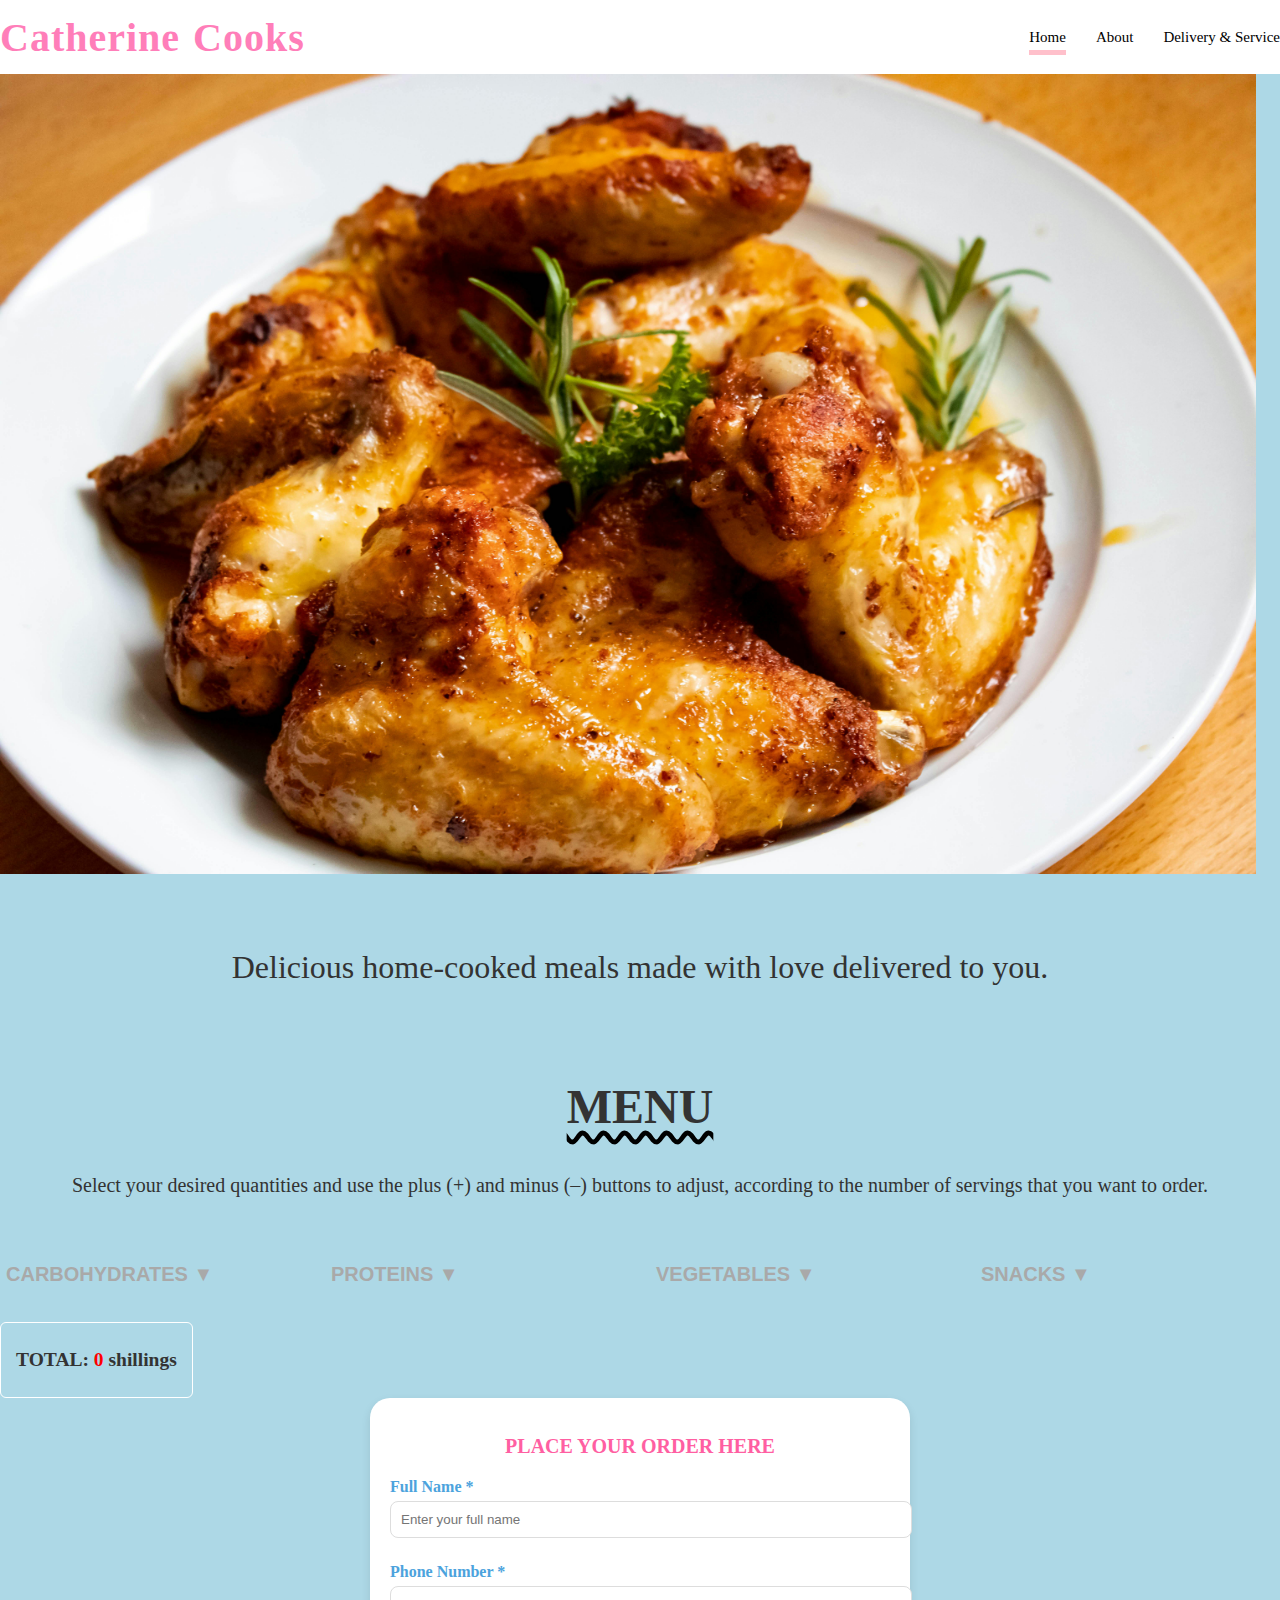
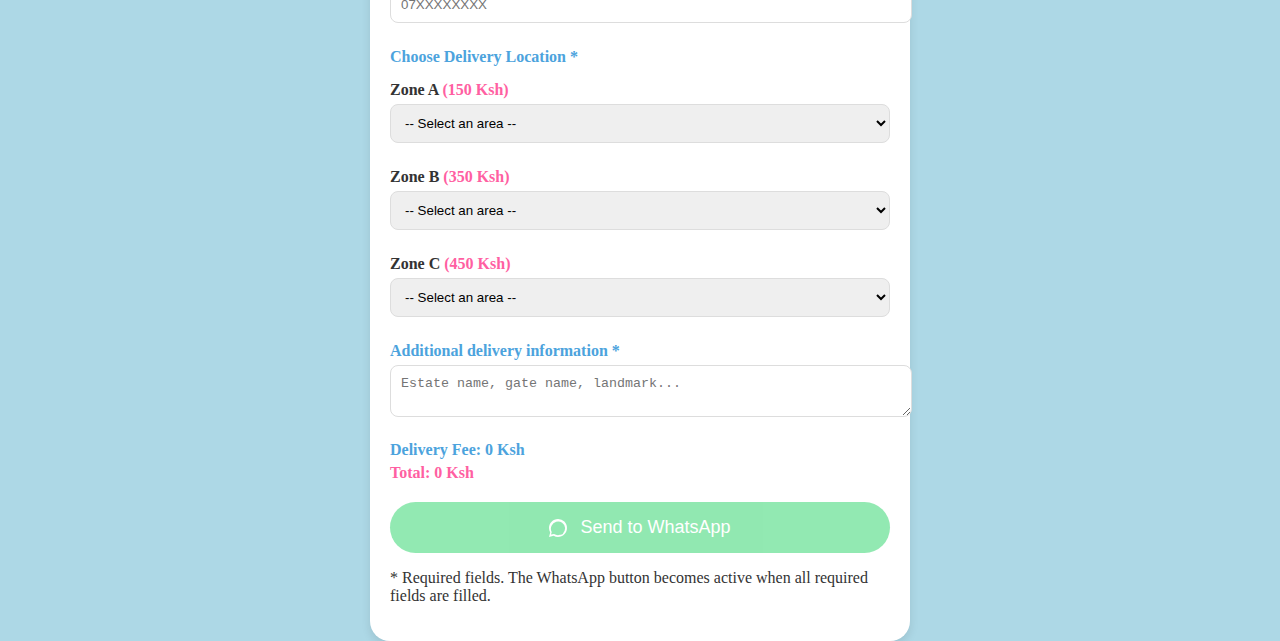
<file: index.html>
<!DOCTYPE html>
<html lang="en">
<head>
    <meta charset="UTF-8">
    <meta name="viewport" content="width=device-width, initial-scale=1.0">
    <title>Catherine Cooks</title>
    <link rel="stylesheet" href="css/style.css?v=20251204_1">

</head>
<body>

<nav class="navbar">
    <div class="logo">Catherine Cooks</div>
    <ul class="nav-links">
        <li><a href="index.html" class="active">Home</a></li>
        <li><a href="about.html">About</a></li>
        <li><a href="service.html">Delivery & Service</a></li>
    </ul>
</nav>


<img src="images/hero.jpg" width="1256" height="800" alt="">

    <!-- Header Section -->
    <header class="homepage-title">

            <p>Delicious home-cooked meals made with love delivered to you.</p>
    </header>

    <!-- Menu Section will go here later -->

<section class="menu-title-section">
    <h2 class="menu-title">MENU</h2>
    <p class="serving-info">
    Select your desired quantities and use the plus (+) and minus (–) buttons to adjust, according to the number of servings that you want to order.
</p>

</section>

<div class="food-grid">

    <div class="food-group">
    <button class="group-toggle">CARBOHYDRATES ▼</button>
    <div class="food-items">

        <!-- RICE -->
        <div class="food-item">
            <div class="food-top">
                <span class="food-name">• RICE</span>
                <button class="add-btn">ADD</button>
            </div>
            <div class="portion-section">
                <button class="portion-btn" data-single-select="false"></button> Medium - 250 Ksh
                <div class="quantity">
                    <span class="minus">[–]</span>
                    <span class="number">1</span>
                    <span class="plus">[+]</span>
                </div>
            </div>
            <div class="portion-section">
                <button class="portion-btn" data-single-select="false" ></button> Large - 350 Ksh
                <div class="quantity">
                    <span class="minus">[–]</span>
                    <span class="number">1</span>
                    <span class="plus">[+]</span>
                </div>
            </div>
        </div>

        <!-- BIRYANI -->
        <div class="food-item">
            <div class="food-top">
                <span class="food-name">• BIRYANI</span>
                <button class="add-btn">ADD</button>
            </div>
            <div class="portion-section">
                <button class="portion-btn" data-single-select="false"></button> Medium - 280 Ksh
                <div class="quantity">
                    <span class="minus">[–]</span>
                    <span class="number">1</span>
                    <span class="plus">[+]</span>
                </div>
            </div>
            <div class="portion-section">
                <button class="portion-btn" data-single-select="false"></button> Large - 380 Ksh
                <div class="quantity">
                    <span class="minus">[–]</span>
                    <span class="number">1</span>
                    <span class="plus">[+]</span>
                </div>
            </div>
        </div>

        <!-- PILAU -->
        <div class="food-item">
            <div class="food-top">
                <span class="food-name">• PILAU</span>
                <button class="add-btn">ADD</button>
            </div>
            <div class="portion-section">
                <button class="portion-btn" data-single-select="false"></button> Medium - 310 Ksh
                <div class="quantity">
                    <span class="minus">[–]</span>
                    <span class="number">1</span>
                    <span class="plus">[+]</span>
                </div>
            </div>
            <div class="portion-section">
                <button class="portion-btn" data-single-select="false"></button> Large - 400 Ksh
                <div class="quantity">
                    <span class="minus">[–]</span>
                    <span class="number">1</span>
                    <span class="plus">[+]</span>
                </div>
            </div>
        </div>

        <!-- UGALI -->
        <div class="food-item">
            <div class="food-top">
                <span class="food-name">• UGALI</span>
                <button class="add-btn">ADD</button>
            </div>
            <div class="portion-section">
                <button class="portion-btn" data-single-select="false"></button> Medium - 150 Ksh
                <div class="quantity">
                    <span class="minus">[–]</span>
                    <span class="number">1</span>
                    <span class="plus">[+]</span>
                </div>
            </div>
            <div class="portion-section">
                <button class="portion-btn" data-single-select="false"></button> Large - 200 Ksh
                <div class="quantity">
                    <span class="minus">[–]</span>
                    <span class="number">1</span>
                    <span class="plus">[+]</span>
                </div>
            </div>
        </div>

        <!-- MATOKE -->
        <div class="food-item">
            <div class="food-top">
                <span class="food-name">• MATOKE</span>
                <button class="add-btn">ADD</button>
            </div>
            <div class="portion-section">
                <button class="portion-btn" data-single-select="false"></button> Medium - 200 Ksh
                <div class="quantity">
                    <span class="minus">[–]</span>
                    <span class="number">1</span>
                    <span class="plus">[+]</span>
                </div>
            </div>
            <div class="portion-section">
                <button class="portion-btn" data-single-select="false"></button> Large - 300 Ksh
                <div class="quantity">
                    <span class="minus">[–]</span>
                    <span class="number">1</span>
                    <span class="plus">[+]</span>
                </div>
            </div>
        </div>

        <!-- GITHERI -->
        <div class="food-item">
            <div class="food-top">
                <span class="food-name">• GITHERI</span>
                <button class="add-btn">ADD</button>
            </div>
            <div class="portion-section">
                <button class="portion-btn" data-single-select="false"></button> Medium - 200 Ksh
                <div class="quantity">
                    <span class="minus">[–]</span>
                    <span class="number">1</span>
                    <span class="plus">[+]</span>
                </div>
            </div>
            <div class="portion-section">
                <button class="portion-btn" data-single-select="false"></button> Large - 300 Ksh
                <div class="quantity">
                    <span class="minus">[–]</span>
                    <span class="number">1</span>
                    <span class="plus">[+]</span>
                </div>
            </div>
        </div>

        <!-- MUTHOKOI -->
        <div class="food-item">
            <div class="food-top">
                <span class="food-name">• MUTHOKOI</span>
                <button class="add-btn">ADD</button>
            </div>
            <div class="portion-section">
                <button class="portion-btn" data-single-select="false"></button> Medium - 210 Ksh
                <div class="quantity">
                    <span class="minus">[–]</span>
                    <span class="number">1</span>
                    <span class="plus">[+]</span>
                </div>
            </div>
            <div class="portion-section">
                <button class="portion-btn" data-single-select="false"></button> Large - 330 Ksh
                <div class="quantity">
                    <span class="minus">[–]</span>
                    <span class="number">1</span>
                    <span class="plus">[+]</span>
                </div>
            </div>
        </div>

    </div> <!-- END food-items -->
</div> <!-- END food-group -->



    <div class="food-group">
  <button class="group-toggle">PROTEINS ▼</button>
  <div class="food-items">

    <!-- Ndengu -->
    <div class="food-item">
      <div class="food-top">
        <span class="food-name">• NDENGU</span>
        <button class="add-btn">ADD</button>
      </div>
      <div class="portion-section">
        <button class="portion-btn" data-single-select="false"></button> Medium - 180 Ksh
        <div class="quantity">
          <span class="minus">[-]</span>
          <span class="number">1</span>
          <span class="plus">[+]</span>
        </div>
      </div>
      <div class="portion-section">
        <button class="portion-btn" data-single-select="false"></button> Large - 270 Ksh
        <div class="quantity">
          <span class="minus">[-]</span>
          <span class="number">1</span>
          <span class="plus">[+]</span>
        </div>
      </div>
    </div>

    <!-- Kamande -->
    <div class="food-item">
      <div class="food-top">
        <span class="food-name">• KAMANDE</span>
        <button class="add-btn">ADD</button>
      </div>
      <div class="portion-section">
        <button class="portion-btn" data-single-select="false"></button> Medium - 200 Ksh
        <div class="quantity">
          <span class="minus">[-]</span>
          <span class="number">1</span>
          <span class="plus">[+]</span>
        </div>
      </div>
      <div class="portion-section">
        <button class="portion-btn" data-single-select="false"></button> Large - 280 Ksh
        <div class="quantity">
          <span class="minus">[-]</span>
          <span class="number">1</span>
          <span class="plus">[+]</span>
        </div>
      </div>
    </div>

    <!-- Beef Stew -->
    <div class="food-item">
      <div class="food-top">
        <span class="food-name">• BEEF STEW</span>
        <button class="add-btn">ADD</button>
      </div>
      <div class="portion-section">
        <button class="portion-btn" data-single-select="false"></button> Medium - 200 Ksh
        <div class="quantity">
          <span class="minus">[-]</span>
          <span class="number">1</span>
          <span class="plus">[+]</span>
        </div>
      </div>
      <div class="portion-section">
        <button class="portion-btn" data-single-select="false"></button> Large - 300 Ksh
        <div class="quantity">
          <span class="minus">[-]</span>
          <span class="number">1</span>
          <span class="plus">[+]</span>
        </div>
      </div>
    </div>

    <!-- Cow Liver -->
    <div class="food-item">
      <div class="food-top">
        <span class="food-name">• COW LIVER</span>
        <button class="add-btn">ADD</button>
      </div>
      <div class="portion-section">
        <button class="portion-btn" data-single-select="false"></button> Medium - 260 Ksh
        <div class="quantity">
          <span class="minus">[-]</span>
          <span class="number">1</span>
          <span class="plus">[+]</span>
        </div>
      </div>
      <div class="portion-section">
        <button class="portion-btn" data-single-select="false"></button> Large - 360 Ksh
        <div class="quantity">
          <span class="minus">[-]</span>
          <span class="number">1</span>
          <span class="plus">[+]</span>
        </div>
      </div>
    </div>

    <!-- Peas -->
    <div class="food-item">
      <div class="food-top">
        <span class="food-name">• PEAS</span>
        <button class="add-btn">ADD</button>
      </div>
      <div class="portion-section">
        <button class="portion-btn" data-single-select="false"></button> Medium - 180 Ksh
        <div class="quantity">
          <span class="minus">[-]</span>
          <span class="number">1</span>
          <span class="plus">[+]</span>
        </div>
      </div>
      <div class="portion-section">
        <button class="portion-btn" data-single-select="false"></button> Large - 280 Ksh
        <div class="quantity">
          <span class="minus">[-]</span>
          <span class="number">1</span>
          <span class="plus">[+]</span>
        </div>
      </div>
    </div>

    <!-- Frozen Fish -->

    <div class="food-item">
      <div class="food-top">
        <span class="food-name">• FROZEN FISH</span>
        <button class="add-btn">ADD</button>
      </div>
        <div class="portion-section">
      <div class="portion">
        <button class="portion-btn" data-single-select="true"></button>
          <span>(300g) - 290 Ksh</span>
      </div>
      <div class="portion">
        <button class="portion-btn" data-single-select="true"></button>
          <span>(500g) - 435 Ksh</span>
      </div>
      <div class="portion">
        <button class="portion-btn" data-single-select="true"></button>
          <span>(800g) - 680 Ksh</span>
      </div>

      <div class="quantity">
        <span class="minus">[-]</span>
        <span class="number">1</span>
        <span class="plus">[+]</span>
      </div>
        </div>
    </div>


        <!-- Yellow Beans -->
          <div class="food-item">
      <div class="food-top">
        <span class="food-name">• YELLOW BEANS</span>
        <button class="add-btn">ADD</button>
      </div>
      <div class="portion-section">
        <button class="portion-btn" data-single-select="false"></button> Medium - 200 Ksh
        <div class="quantity">
          <span class="minus">[-]</span>
          <span class="number">1</span>
          <span class="plus">[+]</span>
        </div>
      </div>
      <div class="portion-section">
        <button class="portion-btn" data-single-select="false"></button> Large - 300 Ksh
        <div class="quantity">
          <span class="minus">[-]</span>
          <span class="number">1</span>
          <span class="plus">[+]</span>
        </div>
      </div>
    </div>


              <!-- Njahi -->
          <div class="food-item">
      <div class="food-top">
        <span class="food-name">• NJAHI</span>
        <button class="add-btn">ADD</button>
      </div>
      <div class="portion-section">
        <button class="portion-btn" data-single-select="false"></button> Medium - 160 Ksh
        <div class="quantity">
          <span class="minus">[-]</span>
          <span class="number">1</span>
          <span class="plus">[+]</span>
        </div>
      </div>
      <div class="portion-section">
        <button class="portion-btn" data-single-select="false"></button> Large - 250 Ksh
        <div class="quantity">
          <span class="minus">[-]</span>
          <span class="number">1</span>
          <span class="plus">[+]</span>
        </div>
      </div>
    </div>

              <!-- Omena -->
          <div class="food-item">
      <div class="food-top">
        <span class="food-name">• OMENA</span>
        <button class="add-btn">ADD</button>
      </div>
      <div class="portion-section">
        <button class="portion-btn" data-single-select="false"></button> Medium - 250 Ksh
        <div class="quantity">
          <span class="minus">[-]</span>
          <span class="number">1</span>
          <span class="plus">[+]</span>
        </div>
      </div>
      <div class="portion-section">
        <button class="portion-btn" data-single-select="false"></button> Large - 350 Ksh
        <div class="quantity">
          <span class="minus">[-]</span>
          <span class="number">1</span>
          <span class="plus">[+]</span>
        </div>
      </div>
    </div>

              <!-- Red Beans -->
          <div class="food-item">
      <div class="food-top">
        <span class="food-name">• RED BEANS</span>
        <button class="add-btn">ADD</button>
      </div>
      <div class="portion-section">
        <button class="portion-btn" data-single-select="false"></button> Medium - 230 Ksh
        <div class="quantity">
          <span class="minus">[-]</span>
          <span class="number">1</span>
          <span class="plus">[+]</span>
        </div>
      </div>
      <div class="portion-section">
        <button class="portion-btn" data-single-select="false"></button> Large - 330 Ksh
        <div class="quantity">
          <span class="minus">[-]</span>
          <span class="number">1</span>
          <span class="plus">[+]</span>
        </div>
      </div>
    </div>


  </div>
</div>










    <div class="food-group">
    <button class="group-toggle">VEGETABLES ▼</button>
    <div class="food-items">

                <div class="food-item">
            <div class="food-top">
                <span class="food-name">• SUKUMAWIKI</span>
                <button class="add-btn">ADD</button>
            </div>
                    <div class="portion-section">
                <button class="portion-btn" data-single-select="false"></button> Small - 100 Ksh
                <div class="quantity">
                    <span class="minus">[–]</span>
                    <span class="number">1</span>
                    <span class="plus">[+]</span>
                </div>
            </div>
            <div class="portion-section">
                <button class="portion-btn" data-single-select="false"></button> Medium - 180 Ksh
                <div class="quantity">
                    <span class="minus">[–]</span>
                    <span class="number">1</span>
                    <span class="plus">[+]</span>
                </div>
            </div>
            <div class="portion-section">
                <button class="portion-btn" data-single-select="false"></button> Large - 250 Ksh
                <div class="quantity">
                    <span class="minus">[–]</span>
                    <span class="number">1</span>
                    <span class="plus">[+]</span>
                </div>
            </div>
        </div>


                <div class="food-item">
            <div class="food-top">
                <span class="food-name">• GREEN CABBAGE</span>
                <button class="add-btn">ADD</button>
            </div>
                    <div class="portion-section">
                <button class="portion-btn" data-single-select="false"></button> Small - 90&nbsp; Ksh
                <div class="quantity">
                    <span class="minus">[–]</span>
                    <span class="number">1</span>
                    <span class="plus">[+]</span>
                </div>
            </div>
            <div class="portion-section">
                <button class="portion-btn" data-single-select="false"></button> Medium - 180 Ksh
                <div class="quantity">
                    <span class="minus">[–]</span>
                    <span class="number">1</span>
                    <span class="plus">[+]</span>
                </div>
            </div>
            <div class="portion-section">
                <button class="portion-btn" data-single-select="false"></button> Large - 280 Ksh
                <div class="quantity">
                    <span class="minus">[–]</span>
                    <span class="number">1</span>
                    <span class="plus">[+]</span>
                </div>
            </div>
        </div>


                <div class="food-item">
            <div class="food-top">
                <span class="food-name">• SPINACH</span>
                <button class="add-btn">ADD</button>
            </div>
                    <div class="portion-section">
                <button class="portion-btn" data-single-select="false"></button> Small - 100 Ksh
                <div class="quantity">
                    <span class="minus">[–]</span>
                    <span class="number">1</span>
                    <span class="plus">[+]</span>
                </div>
            </div>
            <div class="portion-section">
                <button class="portion-btn" data-single-select="false"></button> Medium - 190 Ksh
                <div class="quantity">
                    <span class="minus">[–]</span>
                    <span class="number">1</span>
                    <span class="plus">[+]</span>
                </div>
            </div>
            <div class="portion-section">
                <button class="portion-btn" data-single-select="false"></button> Large - 290 Ksh
                <div class="quantity">
                    <span class="minus">[–]</span>
                    <span class="number">1</span>
                    <span class="plus">[+]</span>
                </div>
            </div>
        </div>




                <div class="food-item">
            <div class="food-top">
                <span class="food-name">• MANAGU</span>
                <button class="add-btn">ADD</button>
            </div>
                    <div class="portion-section">
                <button class="portion-btn" data-single-select="false"></button> Small - 200 Ksh
                <div class="quantity">
                    <span class="minus">[–]</span>
                    <span class="number">1</span>
                    <span class="plus">[+]</span>
                </div>
            </div>
            <div class="portion-section">
                <button class="portion-btn" data-single-select="false"></button> Medium - 300 Ksh
                <div class="quantity">
                    <span class="minus">[–]</span>
                    <span class="number">1</span>
                    <span class="plus">[+]</span>
                </div>
            </div>
            <div class="portion-section">
                <button class="portion-btn" data-single-select="false"></button> Large - 380 Ksh
                <div class="quantity">
                    <span class="minus">[–]</span>
                    <span class="number">1</span>
                    <span class="plus">[+]</span>
                </div>
            </div>
        </div>


                <div class="food-item">
            <div class="food-top">
                <span class="food-name">• TERERE</span>
                <button class="add-btn">ADD</button>
            </div>
                    <div class="portion-section">
                <button class="portion-btn" data-single-select="false"></button> Small - 120 Ksh
                <div class="quantity">
                    <span class="minus">[–]</span>
                    <span class="number">1</span>
                    <span class="plus">[+]</span>
                </div>
            </div>
            <div class="portion-section">
                <button class="portion-btn" data-single-select="false"></button> Medium - 210 Ksh
                <div class="quantity">
                    <span class="minus">[–]</span>
                    <span class="number">1</span>
                    <span class="plus">[+]</span>
                </div>
            </div>
            <div class="portion-section">
                <button class="portion-btn" data-single-select="false"></button> Large - 290 Ksh
                <div class="quantity">
                    <span class="minus">[–]</span>
                    <span class="number">1</span>
                    <span class="plus">[+]</span>
                </div>
            </div>
        </div>



    </div>
</div>



    <div class="food-group">
    <button class="group-toggle">SNACKS ▼</button>

    <div class="food-items">

        <!-- instruction (red, bold) -->
        <p style="color: red; font-weight: 700; margin: 10px 0;">
            Use the buttons to add or reduce the number of packets that you want to order.
        </p>

        <!-- MANDAZI -->
        <div class="food-item">
            <div class="food-top">
                <span class="food-name">• MANDAZI</span>
                <button class="add-btn">ADD</button>
            </div>
            <div class="portion-section">
                Pack of 10 pieces - 100 Ksh

            <div class="quantity">
                <span class="minus">[–]</span>
                <span class="number">1</span>
                <span class="plus"> [+]</span>
            </div>
                </div>
        </div>

        <!-- BEEF SAMOSA -->
        <div class="food-item">
            <div class="food-top">
                <span class="food-name">• BEEF SAMOSA</span>
                <button class="add-btn">ADD</button>
            </div>
            <div class="portion-section">
                Pack of 5 pieces - 100 Ksh

            <div class="quantity">
                <span class="minus">[–]</span>
                <span class="number">1</span>
                <span class="plus">[+]</span>
            </div>
                </div>
        </div>

        <!-- NDENGU SAMOSA -->
        <div class="food-item">
            <div class="food-top">
                <span class="food-name">• NDENGU SAMOSA</span>
                <button class="add-btn">ADD</button>
            </div>
            <div class="portion-section">
                Pack of 5 pieces - 50 Ksh

            <div class="quantity">
                <span class="minus">[–]</span>
                <span class="number">1</span>
                <span class="plus">[+]</span>
            </div>
                </div>
        </div>

                <!-- CHAPATI -->
        <div class="food-item">
            <div class="food-top">
                <span class="food-name">• CHAPATI</span>
                <button class="add-btn">ADD</button>
            </div>
            <div class="portion-section">
                Pack of 10 pieces - 300 Ksh

            <div class="quantity">
                <span class="minus">[–]</span>
                <span class="number">1</span>
                <span class="plus">[+]</span>
            </div>
                </div>
        </div>



    </div> <!-- .food-items -->
</div> <!-- .food-group -->





</div> <!-- food-grid -->

<div id="order-total">
    <h2><strong>TOTAL:</strong> <span id="totalAmount">0</span> shillings</h2>
</div>

<!-- ---------- Order Form (paste under your food grid) ---------- -->
<div id="order-form-root">
  <div class="order-form-card">
    <h2 class="form-title" >PLACE YOUR ORDER HERE</h2>

    <label class="form-label">Full Name *</label>
    <input type="text" id="custName" class="form-input" placeholder="Enter your full name" />

    <label class="form-label">Phone Number *</label>
    <input type="tel" id="custPhone" class="form-input" placeholder="07XXXXXXXX" />

    <label class="form-label">Choose Delivery Location *</label>

    <div class="zone-selectors">
      <div class="zone-block">
        <div class="zone-title">Zone A <span class="fee">(150 Ksh)</span></div>
        <select id="zoneA" class="zone-select">
          <option value="">-- Select an area --</option>
        </select>
      </div>

      <div class="zone-block">
        <div class="zone-title">Zone B <span class="fee">(350 Ksh)</span></div>
        <select id="zoneB" class="zone-select">
          <option value="">-- Select an area --</option>
        </select>
      </div>

      <div class="zone-block">
        <div class="zone-title">Zone C <span class="fee">(450 Ksh)</span></div>
        <select id="zoneC" class="zone-select">
          <option value="">-- Select an area --</option>
        </select>
      </div>
    </div>

    <label class="form-label">Additional delivery information *</label>
    <textarea id="extraInfo" class="form-textarea" placeholder="Estate name, gate name, landmark..."></textarea>



    <button id="sendWhatsApp" class="whatsapp-btn" disabled>
      <svg xmlns="http://www.w3.org/2000/svg" width="18" height="18" viewBox="0 0 24 24" style="vertical-align:middle;margin-right:8px"><path fill="#fff" d="M20.52 3.48A11.86 11.86 0 0 0 12 0C5.37 0 .02 5.36.02 12c0 2.11.55 4.18 1.6 6.02L0 24l6.2-1.61A11.86 11.86 0 0 0 12 24c6.63 0 12-5.36 12-12 0-3.2-1.25-6.2-3.48-8.52zM12 21.5c-1.85 0-3.68-.5-5.26-1.44l-.37-.22-3.69.96.98-3.57-.24-.37A9.5 9.5 0 1 1 21.5 12 9.5 9.5 0 0 1 12 21.5z"/><path fill="#25D366" d="M17.2 14.1c-.3-.2-1.8-.9-2.1-1-.3-.1-.5-.2-.7.2s-.8 1-.9 1.2c-.2.3-.4.4-.7.2-1.1-.6-2.3-1.9-3.1-3.3-.2-.3 0-.5.2-.7.2-.2.4-.5.6-.7.2-.2.3-.4.3-.7 0-.3 0-.6-.1-.8-.2-.3-.7-1.7-.9-2.3-.2-.6-.4-.5-.7-.5-.3 0-.7 0-1 0-.3 0-.7.1-1.1.6-.4.5-1.4 1.4-1.4 3.4s1.4 3.9 1.6 4.2c.2.3 2.8 4.6 6.9 6.3 1 .4 1.8.6 2.4.5.7-.1 2.1-.9 2.4-1.8.3-.9.3-1.7.2-1.9-.1-.3-1.2-.7-1.6-.9z"/></svg>
      <span class="wa-text">Send to WhatsApp</span>
    </button>

    <p class="small-note">* Required fields. The WhatsApp button becomes active when all required fields are filled.</p>
  </div>
</div>





    <script src="js/script.js?v=20251204_1"></script>
</body>
</html>
</file>
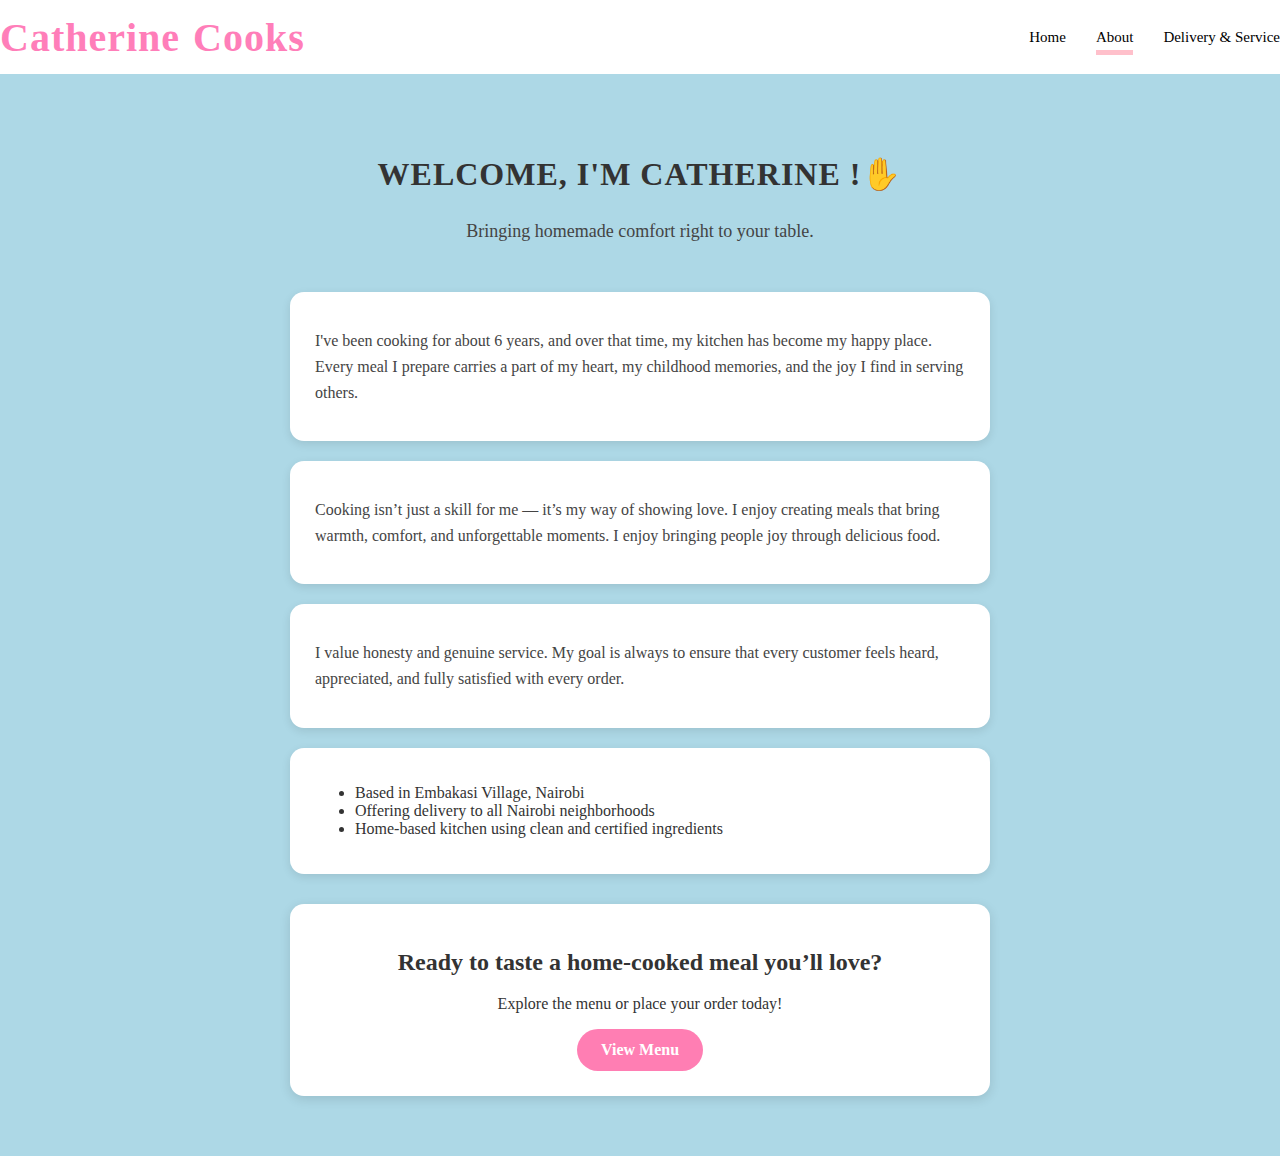
<file: about.html>
<!doctype html>
<html lang="en">
<head>
    <meta charset="UTF-8">
    <meta name="viewport"
          content="width=device-width, user-scalable=no, initial-scale=1.0, maximum-scale=1.0, minimum-scale=1.0">
    <meta http-equiv="X-UA-Compatible" content="ie=edge">
    <title>Catherine Cooks</title>

    <link rel="stylesheet" href="css/style.css">
</head>
<body>

<nav class="navbar">
    <div class="logo">Catherine Cooks</div>
    <ul class="nav-links">
        <li><a href="index.html">Home</a></li>
        <li><a href="about.html" class="active">About</a></li>
        <li><a href="service.html">Delivery & Service</a></li>
    </ul>
</nav>



<section class="about-container">
  <div class="hero">
    <h1 class="hero-title">WELCOME, I'M CATHERINE !✋</h1> <br>
    <p class="hero-sub">Bringing homemade comfort right to your table.</p>
  </div>

  <div class="section story">
    <p>
      I've been cooking for about 6 years, and over that time, my kitchen has become my happy place. Every meal I prepare carries a part of my heart, my childhood memories, and the joy I find in serving others.
    </p>
  </div>

  <div class="section passion">
    <p>
      Cooking isn’t just a skill for me — it’s my way of showing love. I enjoy creating meals that bring warmth, comfort, and unforgettable moments. I enjoy bringing people joy through delicious food.
    </p>
  </div>

  <div class="section values">
    <p>
      I value honesty and genuine service. My goal is always to ensure that every customer feels heard, appreciated, and fully satisfied with every order.
    </p>
  </div>

  <div class="section location">
    <ul>
      <li>Based in Embakasi Village, Nairobi</li>
      <li>Offering delivery to all Nairobi neighborhoods</li>
      <li>Home‑based kitchen using clean and certified ingredients</li>
    </ul>
  </div>

  <div class="cta-box">
    <h2>Ready to taste a home‑cooked meal you’ll love?</h2>
    <p>Explore the menu or place your order today!</p>
    <a class="cta-button" href="index.html">View Menu</a>
  </div>
</section>


</body>
</html>
</file>
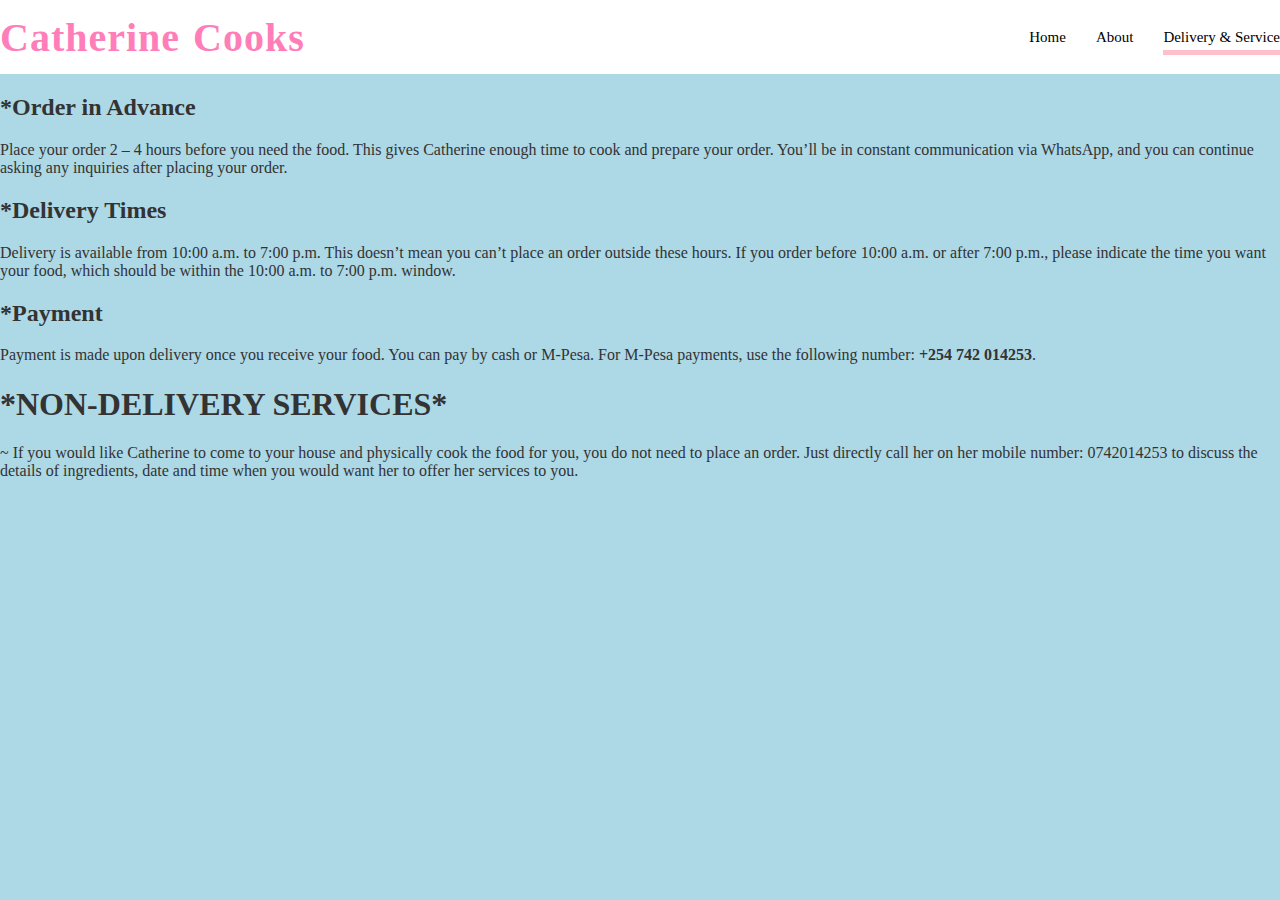
<file: service.html>
<!DOCTYPE html>
<html lang="en">
<head>
    <meta charset="UTF-8">

    <meta name="viewport" content="width=device-width, initial-scale=1.0">
    <title>Catherine Cooks</title>
    <link rel="stylesheet" href="css/style.css">

</head>
<body>
<nav class="navbar">
    <div class="logo">Catherine Cooks</div>
    <ul class="nav-links">
        <li><a href="index.html">Home</a></li>
        <li><a href="about.html">About</a></li>
        <li><a href="service.html" class="active">Delivery & Service</a></li>
    </ul>
</nav>

<!-- Delivery & Service Content -->

<section class="page-section">

    <!-- Instruction 1 -->
    <div class="instruction">
        <h2> *Order in Advance</h2>
        <p>Place your order 2 – 4 hours before you need the food. This gives Catherine enough time to cook and prepare your order. You’ll be in constant communication via WhatsApp, and you can continue asking any inquiries after placing your order.</p>
    </div>

    <!-- Instruction 2 -->
    <div class="instruction">
        <h2> *Delivery Times</h2>
        <p>Delivery is available from 10:00 a.m. to 7:00 p.m. This doesn’t mean you can’t place an order outside these hours. If you order before 10:00 a.m. or after 7:00 p.m., please indicate the time you want your food, which should be within the 10:00 a.m. to 7:00 p.m. window.</p>
    </div>

    <!-- Instruction 3 -->
    <div class="instruction">
        <h2> *Payment</h2>
        <p>Payment is made upon delivery once you receive your food. You can pay by cash or M-Pesa. For M-Pesa payments, use the following number: <strong>+254 742 014253</strong>.</p>
    </div>


    <div class="instruction">
        <h1>*NON-DELIVERY SERVICES*</h1>
        <p> ~ If you would like Catherine to come to your house and physically cook the food for you, you do not need to place an order.
        Just directly call her on her mobile number: 0742014253 to discuss the details of ingredients, date and time when you would want her to offer her services to you.</p>

    </div>
</section>




</body>
</html>
</file>
<file: css/style.css>
/* General Styles */
body {
  margin: 0;
  background-color: lightblue;
  color: #333333; /* Default text color */
}

/* Navbar Styles */
.navbar {
  background-color: #FFFFFF; /* Light pink background */
  padding: 2px 0px;
  display: flex;
  top: 0;
  z-index: 100;
  text-align: center;
  width: 100%;
  height: 70px;
  justify-content: space-between;
  align-items: center;
  flex-wrap: nowrap;
  overflow-x: hidden;
}

.logo {
  font-size: 40px;
  font-weight: bold;
  color: #ff7eb9;
  word-spacing: 2px;
  letter-spacing: 1px;
  white-space: nowrap;
  flex-shrink: 1;
}

.nav-links {
  list-style: none;
  display: flex;
  justify-content: center;
  gap: 30px;
  margin: 0;
  padding: 0;
}

.nav-links li a {
  text-decoration: none;
  color: black;
  font-weight: 500;
  font-size: 15px;
  padding-bottom: 5px;
  transition: color 0.3s, border-bottom 0.3s;
}

/* Active Page Underline */
.nav-links li a.active {
  border-bottom: 5px solid pink; /* Light blue underline */
}

/* Hover Effect */
.nav-links li a:hover {
  color: pink;
}

/* Homepage Title */
.homepage-title {
  display: flex;
  justify-content: center;
  align-items: center;
  height: 200px; /* Adjust as needed */
  text-align: center;
}

.homepage-title p {
  font-size: 2rem;
  color: #333333;
  margin-top: 10px;
}

/* Tablets */
@media (max-width: 1024px) {
  .food-grid {
    grid-template-columns: repeat(3, 1fr);
  }

  .homepage-title p {
    font-size: 1.5rem;
  }

  .nav-links {
    gap: 20px;
  }
}

/* Mobile */
@media (max-width: 768px) {
    .homepage-title p {
        font-size: 1rem;
    }

  .nav-links {
    gap: 15px;
    font-size: 0.9rem;
  }

  img {
    max-width: 100%;
    height: auto;
    display: block;
  }

  .food-grid {
    grid-template-columns: repeat(2, 1fr);
  }

  .menu-title {
    font-size: 32px;
  }

  .serving-info {
    font-size: 16px;
  }

  .food-top {
    flex-wrap: wrap;
  }

  .food-name {
    font-size: 16px;
  }

  .add-btn {
    font-size: 12px;
    padding: 4px 8px;
  }

  .portion-section {
    margin-top: 10px;
  }

  .quantity .number {
    width: 20px;
  }

  .order-form-card {
    padding: 15px;
    max-width: 90%;
  }

  .form-title {
    font-size: 18px;
  }

  .form-label {
    font-size: 14px;
  }

  .form-input,
  .zone-select,
  .form-textarea {
    padding: 8px;
  }

  .whatsapp-btn {
    font-size: 16px;
    padding: 12px;
  }
}

/* Food Grid */
.food-grid {
  display: grid;
  grid-template-columns: repeat(4, 1fr); /* 4 columns on laptop */
  gap: 20px;
  margin-top: 20px;
}

/* Menu Title */
.menu-title-section {
  text-align: center;
}

.menu-title {
  font-size: 48px;
  font-weight: 700;
  color: #333;
  margin-top: 1px;

  /* wavy underline */
  text-decoration-line: underline;
  text-decoration-style: wavy;
  text-decoration-color: #000;
  text-underline-offset: 8px; /* space between text & underline */
}

.serving-info {
  text-align: center;
  font-size: 20px;
  color: #333;
  margin-bottom: 50px;
}

/* Food Group */
.food-group {
  margin: 15px 0;
}

.group-toggle {
  background: none;
  border: none;
  font-size: 20px;
  font-weight: 600;
  cursor: pointer;
  color: darkgrey;
  text-transform: uppercase;
}

.food-items {
  display: none; /* collapsed by default */
  margin-left: 25px;
  margin-top: 10px;
}

.food-item {
  margin: 10px 0;
}

.food-top {
  display: flex;
  gap: 10px;
  align-items: center;
  margin-top: 30px;
}

.food-name {
  font-size: 18px;
  font-weight: 600;
  color: black;
  text-transform: uppercase;
}

.add-btn {
  background-color: #ffb6c1; /* light pink */
  color: black; /* text black */
  border: none;
  padding: 6px 12px;
  font-size: 14px;
  cursor: pointer;
  border-radius: 4px;
  text-transform: uppercase;
}

/* Portion Section */
.portion-section {
  margin-bottom: 10px;
  margin-top: 15px;
  text-align: center;
  display: inline-block;
  width: 100%;
}

.quantity {
  display: flex;
  gap: 5px;
  margin-top: 5px;
  text-align: center;
  justify-content: center;
}

.quantity .minus,
.quantity .plus {
  cursor: pointer;
  color: black;
  font-weight: bold;
  user-select: none;
}

.quantity .number {
  display: inline-block;
  width: 25px;
  text-align: center;
}

.portion {
  display: flex;
  align-items: center;
  margin-bottom: 5px; /* space between portions */
}

.portion-btn {
  width: 15px;
  height: 15px;
  border-radius: 50%;
  border: 1px solid black;
  background-color: white;
  margin-right: 5px; /* space between button and text */
  cursor: pointer;
}

.portion-btn.selected {
  background-color: pink; /* highlight when clicked */
}

#order-total {
  margin-top: 20px;
  font-size: 13px;
  text-align: left;
  border: 1px solid white;
  padding: 10px 15px;
  width: fit-content;
  border-radius: 6px;
}

#totalAmount {
  color: red;
}

/* Order Form */
.order-form-card {
  justify-content:center;
  background: white;
  padding: 20px;
  border-radius: 20px;
  max-width: 500px;
  margin: auto;
  box-shadow: 0 4px 10px rgba(0,0,0,0.1);
}

.form-title {
  text-align: center;
  font-size: 20px;
  color: #ff5fa2;
  margin-bottom: 20px;
}

.form-label {
  display: block;
  font-weight: bold;
  margin-top: 15px;
  color: #4ca3dd;
}

.form-input,
.zone-select,
.form-textarea {
  width: 100%;
  padding: 10px;
  border-radius: 8px;
  border: 1px solid #ddd;
  margin-top: 5px;
  margin-bottom: 10px;
}

.zone-block {
  margin-top: 15px;
}

.zone-title {
  font-weight: bold;
  color: #333;
}

.fee {
  color: #ff5fa2;
}

.whatsapp-btn {
  width: 100%;
  margin-top: 20px;
  background: #25d366;
  color: white;
  padding: 15px;
  border: none;
  font-size: 18px;
  border-radius: 40px;
  cursor: pointer;
  opacity: 0.5;
}

.whatsapp-btn.enabled {
  opacity: 1;
}




/* Hero Section */
.hero {
  text-align: center;
  padding: 60px 20px 30px;
}
.hero h1 {
  font-size: 32px;
  font-weight: 700;
  letter-spacing: 1px;
  margin-bottom: 10px;
}
.hero p {
  font-size: 18px;
  color: #444;
  max-width: 600px;
  margin: 0 auto;
}

/* Section Styling */
.section {
  max-width: 650px;
  background: white;
  margin: 20px auto;
  padding: 20px 25px;
  border-radius: 14px;
  box-shadow: 0 3px 10px rgba(0,0,0,0.1);
}
.section p {
  font-size: 16px;
  line-height: 1.6;
  color: #444;
}

/* CTA BOX */
.cta-box {
  background: white;
  max-width: 650px;
  margin: 30px auto 60px;
  padding: 25px;
  text-align: center;
  border-radius: 14px;
  box-shadow: 0 3px 12px rgba(0,0,0,0.12);
}
.cta-text {
  font-size: 20px;
  font-weight: 600;
  margin-bottom: 15px;
}

.cta-button {
  display: inline-block;
  padding: 12px 24px;
  background: #ff7eb3; /* Soft pink */
  color: white;
  border-radius: 30px;
  text-decoration: none;
  font-weight: 600;
  transition: 0.3s ease;
}

.cta-button:hover {
  background: #ff5c9e;
}
```
</file>
